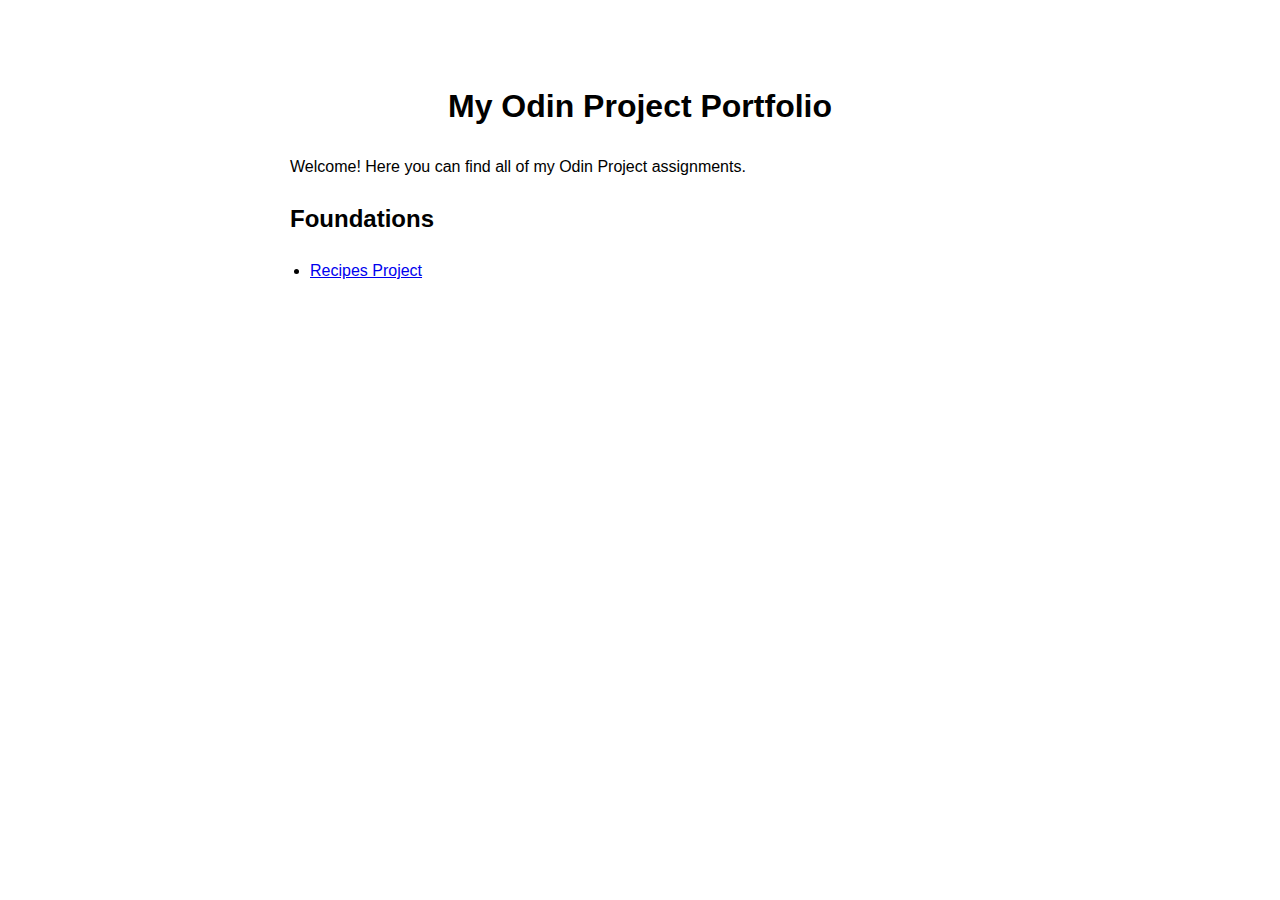
<file: index.html>
<!DOCTYPE html>
<html lang="en">
<head>
    <meta charset="UTF-8" />
    <meta name="viewport" content="width=device-width, initial-scale=1.0" />
    <title>Odin Project Portfolio</title>
    <style>
        body {
            font-family: Arial, sans-serif;
            max-width: 700px;
            margin: 40px auto;
            padding: 20px;
            line-height: 1.6;
        }
        h1 {
            text-align: center;
        }
        ul {
            padding-left: 20px;
        }
    </style>
</head>
<body>
    <h1>My Odin Project Portfolio</h1>
    <p>Welcome! Here you can find all of my Odin Project assignments.</p>

    <h2>Foundations</h2>
    <ul>
        <li>
            <a href="foundations/recipes/index.html">Recipes Project</a>
        </li>
    </ul>
</body>
</html>
</file>
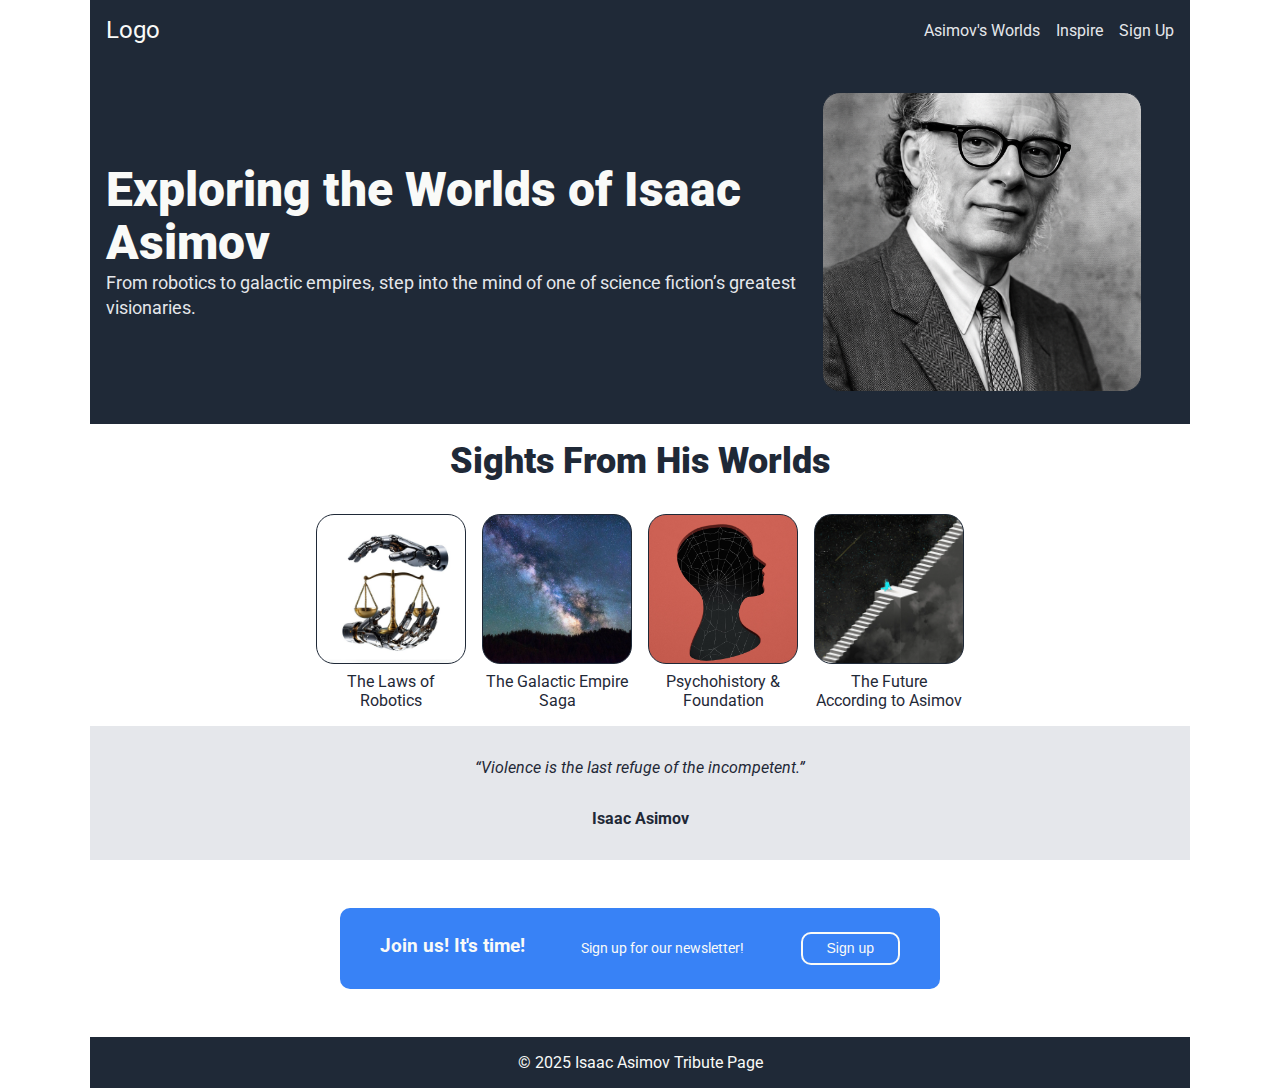
<file: foundations/landing-page/index.html>
<!DOCTYPE html>
<html lang="en">

<head>
    <meta charset="UTF-8">
    <meta name="viewport" content="width=device-width, initial-scale=1.0">
    <title>landing-page</title>
    <link rel="stylesheet" href="style.css">
</head>

<body>
    <div class="container">
        <header>
            <div class="logo">Logo</div>
            <nav>
                <ul>
                    <li><a href="#info-card">Asimov's Worlds</a></li>
                    <li><a href="#quote">Inspire</a></li>
                    <li><a href="#sign-up">Sign Up</a></li>
                </ul>
            </nav>
        </header>
        <main class="main-content">
            <!-- HERO SECTION -->
            <div id="hero">
                <div id="hero-text">
                    <h1>Exploring the Worlds of Isaac Asimov</h1>
                    <p>From robotics to galactic empires, step into the mind of one of science fiction’s greatest
                        visionaries.</p>
                </div>
                <div id="hero-image" class="img-placeholder"></div>
            </div>
            <!-- INFO CARDS SECTION -->
            <section class="info-cards" id="info-card">
                <h2>Sights From His Worlds</h2>
                <div class="card-container">

                    <figure class="info-card">
                        <div class="img-placeholder img-laws"></div>
                        <figcaption>The Laws of Robotics</figcaption>
                    </figure>

                    <figure class="info-card">
                        <div class="img-placeholder img-empire"></div>
                        <figcaption>The Galactic Empire Saga</figcaption>
                    </figure>

                    <figure class="info-card">
                        <div class="img-placeholder img-foundation"></div>
                        <figcaption>Psychohistory &amp; Foundation</figcaption>
                    </figure>

                    <figure class="info-card">
                        <div class="img-placeholder img-future"></div>
                        <figcaption>The Future According to Asimov</figcaption>
                    </figure>

                </div>
            </section>

            <!-- QUOTE SECTION -->
            <section class="quote" id="quote">
                <blockquote>
                    <p>“Violence is the last refuge of the incompetent.”</p>
                </blockquote>
                <p class="quote-author">Isaac Asimov</p>
            </section>

            <!-- CALL-T0-ACTION SECTION -->
            <section class="call-to-action" id="sign-up">
                <div class="cta">
                    <div>
                        <h3>Join us! It's time!</h3>
                        <p>Sign up for our newsletter!</p>
                        <button class="cta-button">Sign up</button>
                    </div>
                </div>

            </section>
        </main>
        <!-- FOOTER -->
        <footer>
            <p>© 2025 Isaac Asimov Tribute Page</p>
        </footer>

    </div>
</body>

</html>
</file>
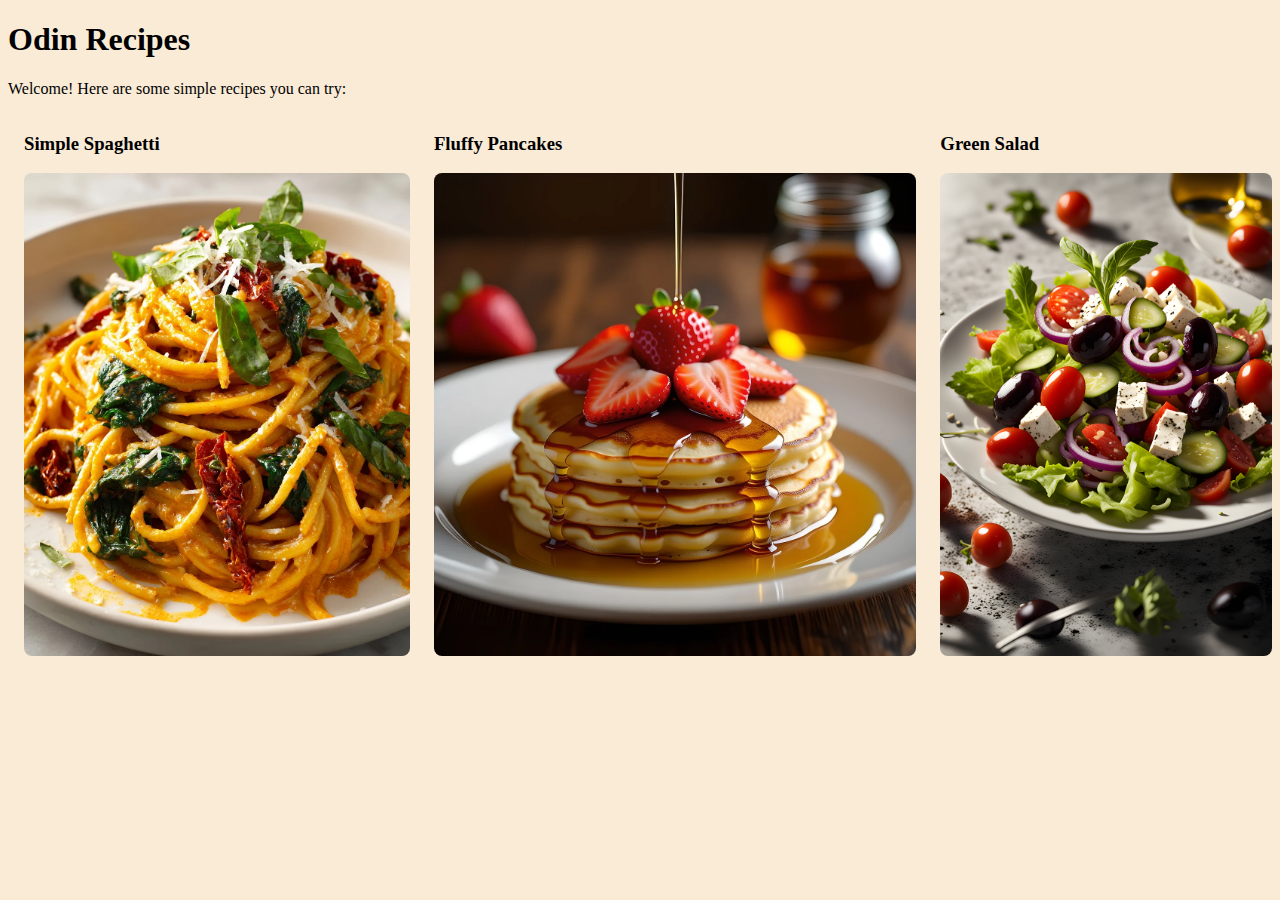
<file: foundations/recipes/index.html>
<!DOCTYPE html>
<html lang="en">
<head>
  <meta charset="UTF-8">
  <title>Odin Recipes</title>
  <link rel="stylesheet" href="styles.css">
</head>
<body>
  <h1>Odin Recipes</h1>

  <p>Welcome! Here are some simple recipes you can try:</p>

  <ul class="card-container">
    <li class="card">
      <h3>Simple Spaghetti</h3>
      <a href="recipes/spaghetti.html"><img src="recipes/spaghetti.webp" loading="lazy"></a>
    </li>
    <li class="card">
      <h3>Fluffy Pancakes</h3>
      <a href="recipes/pancakes.html"><img src="recipes/pancake.webp" loading="lazy"></a>
    </li>
    <li class="card">
      <h3>Green Salad</h3>
      <a href="recipes/salad.html"><img src="recipes/salad.png" loading="lazy"></a>
    </li>
  </ul>
</body>
</html>
</file>
<file: foundations/landing-page/style.css>
@import url('https://fonts.googleapis.com/css2?family=Roboto:ital,wght@0,100..900;1,100..900&display=swap');

*,
*::before,
*::after {
    margin: 0;
    padding: 0;
    box-sizing: border-box;
}

:root {
    --bg-dark: #1f2937;
    --text-light: #f9faf8;
    --text-muted: #e5e7eb;
    --accent-blue: #3882f6;
}

html,
body {
    height: 100%;
}

/* Global body text setup */
body {
    font-family: "Roboto", sans-serif;
    color: var(--bg-dark);
    background-color: #ffffff;
}

.container {
    min-height: 100%;
    display: flex;
    flex-direction: column;
    max-width: 1100px;
    margin: 0 auto;
}

header,
#hero,
footer {
    background-color: var(--bg-dark);
}

header {
    display: flex;
    justify-content: space-between;
    align-items: center;
    padding: 1rem;
}

.logo {
    font-size: 24px;
    color: var(--text-light);
}

nav ul {
    list-style: none;
    display: flex;
}

nav ul li {
    margin-left: 1rem;
}

nav ul li a {
    text-decoration: none;
    color: var(--text-muted);
}

/* Optional tiny polish */
nav ul li a:hover {
    text-decoration: underline;
}

#hero {
    display: flex;
    align-items: center;
    justify-content: space-between;
    padding: 2rem 1rem;
    flex-wrap: wrap;
}

#hero-text {
    flex: 1 1 320px;
    min-width: 240px;
}

#hero-text h1 {
    font-size: 48px;
    font-weight: 900;
    color: var(--text-light);
    line-height: 1.1;
}

#hero-text p {
    color: var(--text-muted);
    font-size: 18px;
    line-height: 1.4;
}

#hero-image {
    flex: 0 0 auto;
    width: min(70vw, 320px);
    height: 300px;
    padding: 1rem;
    margin-right: 2rem;
    background-image: url("images/asimov_ai_portrait.png");
    background-size: cover;
    background-position: center;
    background-repeat: no-repeat;
}

.info-cards > h2 {
    font-size: 36px;
    font-weight: 900;
    color: var(--bg-dark);
    text-align: center;
    padding: 1rem;
}

.card-container {
    display: flex;
    justify-content: center;
    align-items: flex-start;
    gap: 1rem;
    padding: 1rem;
    flex-wrap: wrap;
}

/* NEW: keep image and caption aligned and same width */
.info-card {
    display: flex;
    flex-direction: column;
    align-items: center;
    width: 150px;          /* match image width */
    text-align: center;
}

.info-card figcaption {
    margin-top: 0.5rem;
}

.img-placeholder {
    display: flex;
    justify-content: space-around;
    width: 150px;
    height: 150px;
    border: 1px solid var(--bg-dark);
    border-radius: 18px;
    background-size: cover;
    background-position: center;
}

/* One class per image */
.img-laws {
    background-image: url("images/law_robotics.jpg");
}

.img-empire {
    background-image: url("images/galac_empire.jpg");
}

.img-foundation {
    background-image: url("images/psycho-found.jpg");
}

.img-future {
    background-image: url("images/future.webp");
}

.quote {
    background-color: var(--text-muted);
}

blockquote {
    margin: 0;
    font-style: italic;
    padding: 2rem;
    max-width: 800px;
    margin: 0 auto;
    text-align: center;
}

.quote-author {
    font-weight: bold;
    text-align: center;
    padding-bottom: 2rem;
}

.call-to-action {
    display: flex;
    justify-content: center;
    padding: 3rem 1rem;
}

.cta {
    background-color: var(--accent-blue);
    color: var(--text-light);
    padding: 1.5rem 2.5rem;
    border-radius: 10px;
    width: 100%;
    max-width: 600px;
    display: flex;
    align-items: center;
}

.cta > div {
    display: flex;
    justify-content: space-between;
    align-items: center;
    width: 100%;
}

/* text block (h3 + p) */
.cta h3 {
    margin-bottom: 0.25rem;
}

.cta p {
    margin: 0;
    font-size: 14px;
}

/* button styling – note the dot .cta-button, not #cta-button */
.cta-button {
    padding: 0.4rem 1.5rem;
    border-radius: 10px;
    border: 2px solid var(--text-light);
    background: transparent;
    color: var(--text-light);
    font-size: 14px;
    cursor: pointer;
}

.cta-button:hover {
    background-color: var(--text-light);
    color: var(--accent-blue);
}

@media (max-width: 600px) {
  .hero {
    flex-direction: column;
    align-items: flex-start; /* or center */
  }

  .hero-image {
    width: min(90vw, 360px);
    align-self: center; /* centers the image under the text */
  }
}

footer {
    margin-top: auto;
    padding: 1rem;
    color: var(--text-light);
    text-align: center;
}
</file>
<file: foundations/recipes/styles.css>
body {
    background-color: antiquewhite;
}

.card-container {
    list-style: none;
    padding: 0;
    margin-left: 1rem;

    display: flex;
    gap: 1.5rem;
    overflow-x: auto;
}

.card img{
    width: 100%;
    border-radius: 8px;
}
</file>
